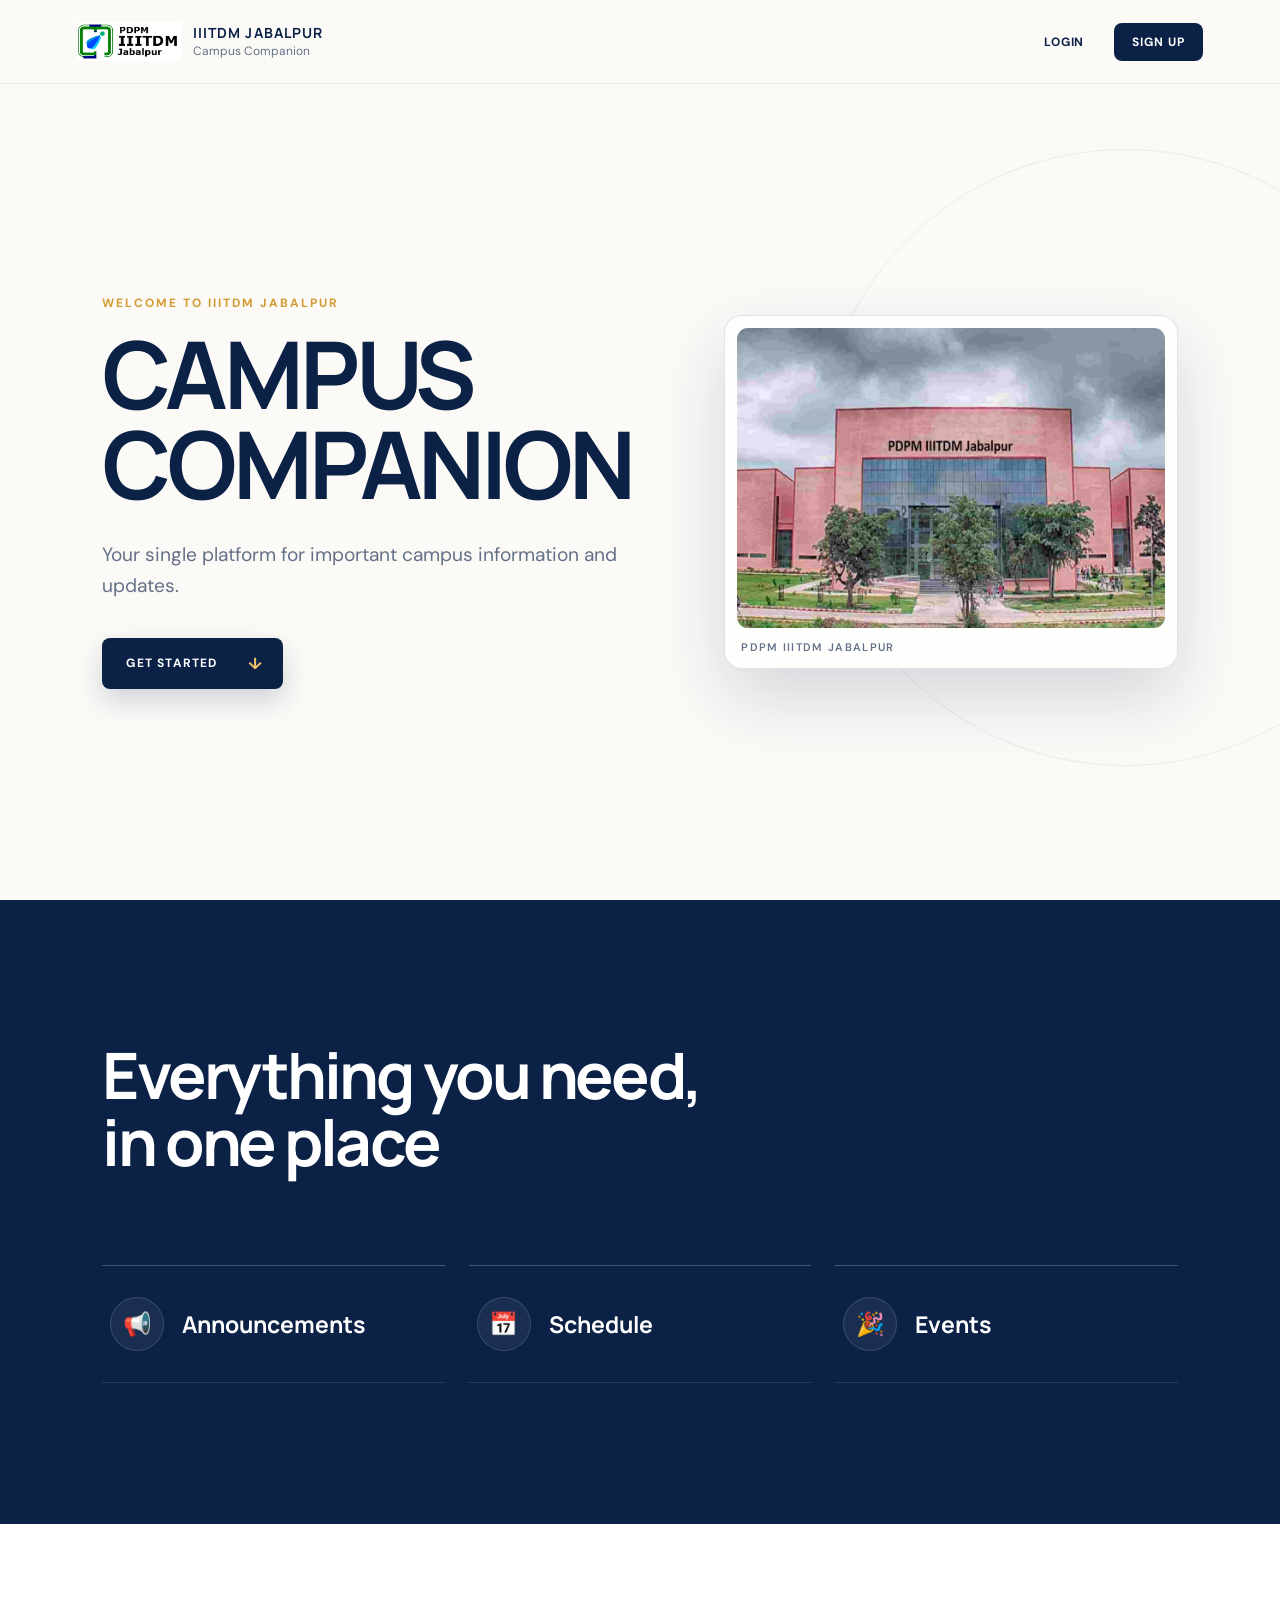
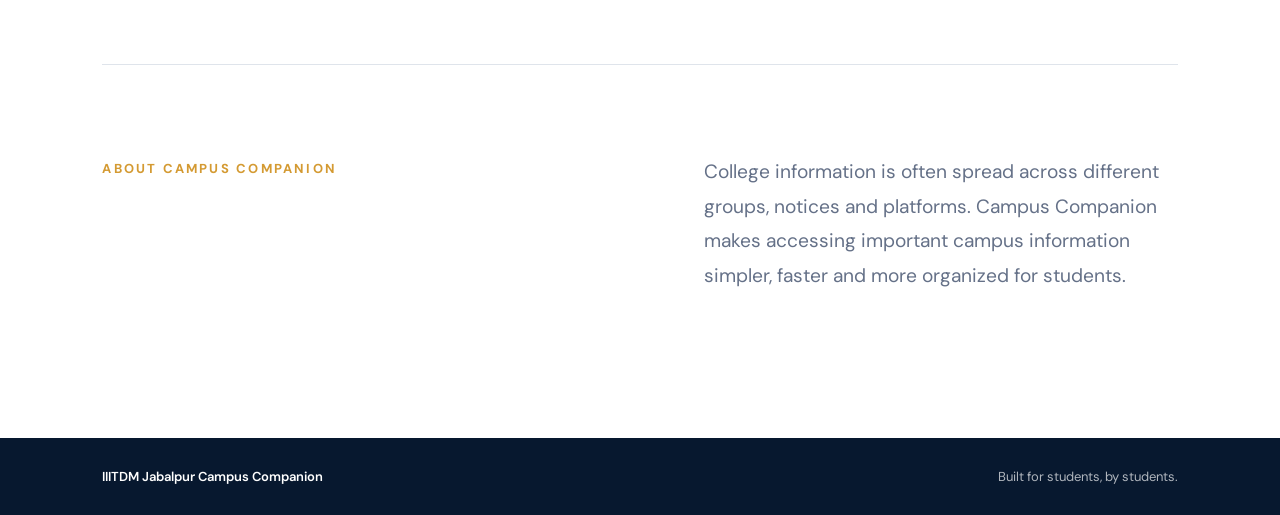
<file: index.html>
<!doctype html>
<html lang="en">
  <head>
    <meta charset="UTF-8" />
    <meta name="viewport" content="width=device-width, initial-scale=1.0" />
    <meta name="theme-color" content="#0b2146" />
    <meta
      name="description"
      content="IIITDM Jabalpur Campus Companion — important campus information and updates in one place."
    />
    <link rel="preconnect" href="https://fonts.googleapis.com" />
    <link rel="preconnect" href="https://fonts.gstatic.com" crossorigin />
    <link
      href="https://fonts.googleapis.com/css2?family=DM+Sans:wght@400;500;600;700&family=Manrope:wght@600;700;800&display=swap"
      rel="stylesheet"
    />
    <link rel="stylesheet" href="css/style.css" />
    <title>IIITDM Jabalpur Campus Companion</title>
  </head>
  <body>
    <!-- Navigation -->
    <header class="navbar">
      <a class="brand" href="#top" aria-label="Campus Companion home">
        <img src="assets/iiitdm-logo.png" alt="PDPM IIITDM Jabalpur Logo" class="brand-logo-img" />
        <span class="brand-copy">
          <strong>IIITDM JABALPUR</strong>
          <span>Campus Companion</span>
        </span>
      </a>

      <nav class="nav-actions" aria-label="Account actions">
        <a class="nav-login" href="login.html">Login</a>
        <a class="nav-signup" href="signup.html">Sign up</a>
      </nav>
    </header>

    <main>
      <!-- Hero -->
      <section class="hero" id="top">
        <div class="hero-content fade-in">
          <h1 class="eyebrow">Welcome to IIITDM Jabalpur</h1>
          <h2 class="hero-title">Campus Companion</h2>
          <p class="hero-description">
            Your single platform for important campus information and updates.
          </p>
          <button class="primary-button" id="getStartedButton" type="button">
            Get started <span aria-hidden="true">↓</span>
          </button>
        </div>

        <figure class="campus-photo-wrap fade-in">
          <img
            class="campus-photo"
            src="assets/iiitdm-campus.png"
            alt="PDPM IIITDM Jabalpur campus building"
          />
          <figcaption>PDPM IIITDM Jabalpur</figcaption>
        </figure>
      </section>

      <!-- Features: exactly three campus essentials -->
      <section class="features section-shell" id="features">
        <div class="section-heading">
          <h2>Everything you need,<br />in one place</h2>
        </div>

        <div class="feature-list">
          <div class="feature-item">
            <span class="feature-icon" aria-hidden="true">📢</span>
            <h3>Announcements</h3>
          </div>
          <div class="feature-item">
            <span class="feature-icon" aria-hidden="true">📅</span>
            <h3>Schedule</h3>
          </div>
          <div class="feature-item">
            <span class="feature-icon" aria-hidden="true">🎉</span>
            <h3>Events</h3>
          </div>
        </div>
      </section>

      <!-- About -->
      <section class="about section-shell" id="about">
        <div class="about-rule" aria-hidden="true"></div>
        <div class="about-content">
          <h2 class="section-label">About Campus Companion</h2>
        </div>
        <p class="about-copy">
          College information is often spread across different groups, notices and platforms.
          Campus Companion makes accessing important campus information simpler, faster and
          more organized for students.
        </p>
      </section>
    </main>

    <!-- Footer -->
    <footer class="footer">
      <p>IIITDM Jabalpur Campus Companion</p>
      <span>Built for students, by students.</span>
    </footer>

    <script src="js/main.js" defer></script>
  </body>
</html>
</file>
<file: css/style.css>
:root {
  font-family: 'DM Sans', Arial, sans-serif;
  color: #0b2146;
  background: #fbfaf7;
  font-synthesis: none;
  text-rendering: optimizeLegibility;
  --navy: #0b2146;
  --navy-soft: #173763;
  --cream: #fbfaf7;
  --white: #ffffff;
  --accent: #d49a32;
  --muted: #657188;
  --line: #dfe4eb;
}

* {
  box-sizing: border-box;
}

html {
  scroll-behavior: smooth;
  scroll-padding-top: 88px;
}

body {
  margin: 0;
  min-width: 320px;
  min-height: 100vh;
  overflow-x: hidden;
  background: var(--cream);
}

button,
a {
  font: inherit;
}

button {
  cursor: pointer;
}

.navbar {
  position: sticky;
  top: 0;
  z-index: 20;
  display: flex;
  align-items: center;
  justify-content: space-between;
  min-height: 84px;
  padding: 14px clamp(24px, 6vw, 92px);
  background: rgba(251, 250, 247, 0.93);
  border-bottom: 1px solid rgba(11, 33, 70, 0.08);
  backdrop-filter: blur(14px);
}

.brand {
  display: inline-flex;
  align-items: center;
  gap: 12px;
  color: var(--navy);
  text-decoration: none;
}

.brand-logo-img {
  height: 40px;
  width: auto;
  object-fit: contain;
}

.brand-mark {
  display: grid;
  width: 38px;
  height: 38px;
  place-items: center;
  border-radius: 50%;
  color: var(--white);
  background: var(--navy);
  font-family: 'Manrope', sans-serif;
  font-size: 16px;
  font-weight: 800;
}

.brand-copy {
  display: flex;
  flex-direction: column;
  line-height: 1.15;
}

.brand-copy strong {
  font-family: 'Manrope', sans-serif;
  font-size: 14px;
  letter-spacing: 0.08em;
}

.brand-copy span {
  margin-top: 4px;
  color: var(--muted);
  font-size: 12px;
}

.nav-actions {
  display: flex;
  align-items: center;
  gap: 12px;
}

.nav-actions a {
  display: inline-block;
  border-radius: 8px;
  padding: 10px 17px;
  border: 1px solid transparent;
  text-decoration: none;
  text-transform: uppercase;
  letter-spacing: 0.08em;
  font-size: 12px;
  font-weight: 700;
  transition: background-color 180ms ease, color 180ms ease, transform 180ms ease;
}

.nav-login {
  color: var(--navy);
  background: transparent;
}

.nav-login:hover {
  background: #eef1f5;
}

.nav-signup {
  color: var(--white);
  background: var(--navy);
}

.nav-signup:hover,
.primary-button:hover {
  transform: translateY(-2px);
  background: var(--navy-soft);
}

.hero {
  position: relative;
  display: grid;
  grid-template-columns: minmax(0, 1.08fr) minmax(360px, 0.92fr);
  align-items: center;
  gap: clamp(48px, 7vw, 110px);
  min-height: calc(100vh - 84px);
  padding: clamp(72px, 10vw, 140px) clamp(24px, 8vw, 124px);
  overflow: hidden;
}

.hero::before {
  position: absolute;
  top: 8%;
  right: -12%;
  width: 48vw;
  height: 48vw;
  border: 1px solid rgba(11, 33, 70, 0.07);
  border-radius: 50%;
  content: '';
}

.hero-content {
  position: relative;
  z-index: 2;
  max-width: 730px;
}

.eyebrow,
.section-label {
  margin: 0 0 18px;
  color: var(--accent);
  font-size: 12px;
  font-weight: 700;
  letter-spacing: 0.17em;
  text-transform: uppercase;
}

.hero-title,
.section-heading h2,
.about h2 {
  margin: 0;
  font-family: 'Manrope', sans-serif;
  letter-spacing: -0.045em;
}

.hero-title {
  max-width: 690px;
  color: var(--navy);
  font-size: clamp(56px, 7.3vw, 112px);
  line-height: 0.96;
  text-transform: uppercase;
}

.hero-description {
  max-width: 540px;
  margin: 30px 0 36px;
  color: var(--muted);
  font-size: clamp(17px, 1.5vw, 21px);
  line-height: 1.65;
}

.primary-button {
  display: inline-flex;
  align-items: center;
  gap: 30px;
  padding: 15px 20px 15px 24px;
  color: var(--white);
  background: var(--navy);
  border: 0;
  border-radius: 8px;
  text-transform: uppercase;
  letter-spacing: 0.1em;
  font-size: 12px;
  font-weight: 700;
  box-shadow: 0 12px 28px rgba(11, 33, 70, 0.18);
  transition: transform 180ms ease, background-color 180ms ease, box-shadow 180ms ease;
}

.primary-button span {
  color: #f2c166;
  font-size: 16px;
}

.campus-photo-wrap {
  position: relative;
  z-index: 1;
  width: min(100%, 540px);
  margin-inline: auto;
  padding: 12px;
  border: 1px solid rgba(11, 33, 70, 0.12);
  border-radius: 18px;
  background: rgba(255, 255, 255, 0.72);
  box-shadow: 0 28px 70px rgba(11, 33, 70, 0.16);
}

.campus-photo {
  display: block;
  width: 100%;
  aspect-ratio: 10 / 7;
  object-fit: cover;
  border-radius: 11px;
}

.campus-photo-wrap figcaption {
  padding: 12px 4px 2px;
  color: var(--muted);
  font-size: 11px;
  font-weight: 600;
  letter-spacing: 0.12em;
  text-transform: uppercase;
}

.section-shell {
  padding: clamp(92px, 11vw, 160px) clamp(24px, 8vw, 124px);
}

.features {
  color: var(--white);
  background: var(--navy);
}

.section-heading {
  display: flex;
  align-items: end;
  justify-content: space-between;
}

.section-heading h2,
.about h2 {
  font-size: clamp(42px, 5vw, 70px);
  line-height: 1.05;
}

.section-heading {
  display: block;
}

.feature-list {
  display: grid;
  grid-template-columns: repeat(3, 1fr);
  gap: 24px;
  margin-top: clamp(58px, 7vw, 92px);
}

.feature-item {
  display: flex;
  align-items: center;
  gap: 18px;
  min-height: 118px;
  padding: 24px 8px;
  border-top: 1px solid rgba(255, 255, 255, 0.22);
  border-bottom: 1px solid rgba(255, 255, 255, 0.12);
  transition: border-color 180ms ease, transform 180ms ease;
}

.feature-item:hover {
  transform: translateY(-4px);
  border-top-color: var(--accent);
}

.feature-icon {
  display: grid;
  width: 54px;
  height: 54px;
  flex: 0 0 54px;
  place-items: center;
  border: 1px solid rgba(255, 255, 255, 0.15);
  border-radius: 50%;
  background: rgba(255, 255, 255, 0.06);
  font-size: 23px;
}

.feature-item h3 {
  margin: 0;
  font-family: 'Manrope', sans-serif;
  font-size: clamp(18px, 1.8vw, 25px);
}

.about {
  display: grid;
  grid-template-columns: 1fr 1fr;
  column-gap: clamp(56px, 10vw, 150px);
  background: var(--white);
}

.about-rule {
  grid-column: 1 / -1;
  width: 100%;
  height: 1px;
  margin-bottom: clamp(56px, 7vw, 90px);
  background: var(--line);
}

.about .section-label {
  max-width: 280px;
  margin: 4px 0 0;
  font-family: 'DM Sans', Arial, sans-serif;
  font-size: 13px;
  line-height: 1.5;
  letter-spacing: 0.17em;
}

.about-copy {
  align-self: end;
  max-width: 600px;
  margin: 0 0 4px;
  color: var(--muted);
  font-size: clamp(17px, 1.5vw, 20px);
  line-height: 1.8;
}

.footer {
  display: flex;
  align-items: center;
  justify-content: space-between;
  gap: 20px;
  padding: 30px clamp(24px, 8vw, 124px);
  color: rgba(255, 255, 255, 0.68);
  background: #07182f;
  font-size: 13px;
}

.footer p {
  margin: 0;
  color: var(--white);
  font-weight: 600;
}

.fade-in {
  animation: fadeUp 600ms ease-out both;
}

@keyframes fadeUp {
  from { opacity: 0; transform: translateY(14px); }
  to { opacity: 1; transform: translateY(0); }
}

@media (max-width: 900px) {
  .hero {
    grid-template-columns: 1fr;
    min-height: auto;
    padding-top: 90px;
  }

  .campus-photo-wrap {
    width: min(82vw, 520px);
  }

  .about {
    grid-template-columns: 1fr;
    row-gap: 38px;
  }

  .about-copy {
    max-width: 680px;
  }
}

@media (max-width: 640px) {
  .navbar {
    min-height: 72px;
    padding: 12px 18px;
  }

  .brand {
    gap: 8px;
  }

  .brand-mark {
    width: 32px;
    height: 32px;
    font-size: 14px;
  }

  .brand-copy strong {
    font-size: 11px;
  }

  .brand-copy span {
    font-size: 10px;
  }

  .nav-actions {
    gap: 4px;
  }

  .nav-actions a {
    padding: 9px 10px;
    font-size: 10px;
  }

  .hero {
    gap: 58px;
    padding: 72px 22px 86px;
  }

  .hero-title {
    font-size: clamp(48px, 16vw, 70px);
  }

  .hero-description {
    margin-top: 24px;
  }

  .campus-photo-wrap {
    width: 100%;
  }

  .section-shell {
    padding: 84px 22px;
  }

  .feature-list {
    grid-template-columns: 1fr;
    gap: 0;
    margin-top: 52px;
  }

  .feature-item {
    min-height: 104px;
  }

  .about-rule {
    margin-bottom: 48px;
  }

  .footer {
    flex-direction: column;
    align-items: flex-start;
    padding: 28px 22px;
  }

}

@media (prefers-reduced-motion: reduce) {
  html { scroll-behavior: auto; }
  *, *::before, *::after {
    animation-duration: 0.01ms !important;
    animation-iteration-count: 1 !important;
    transition-duration: 0.01ms !important;
  }
}
</file>
